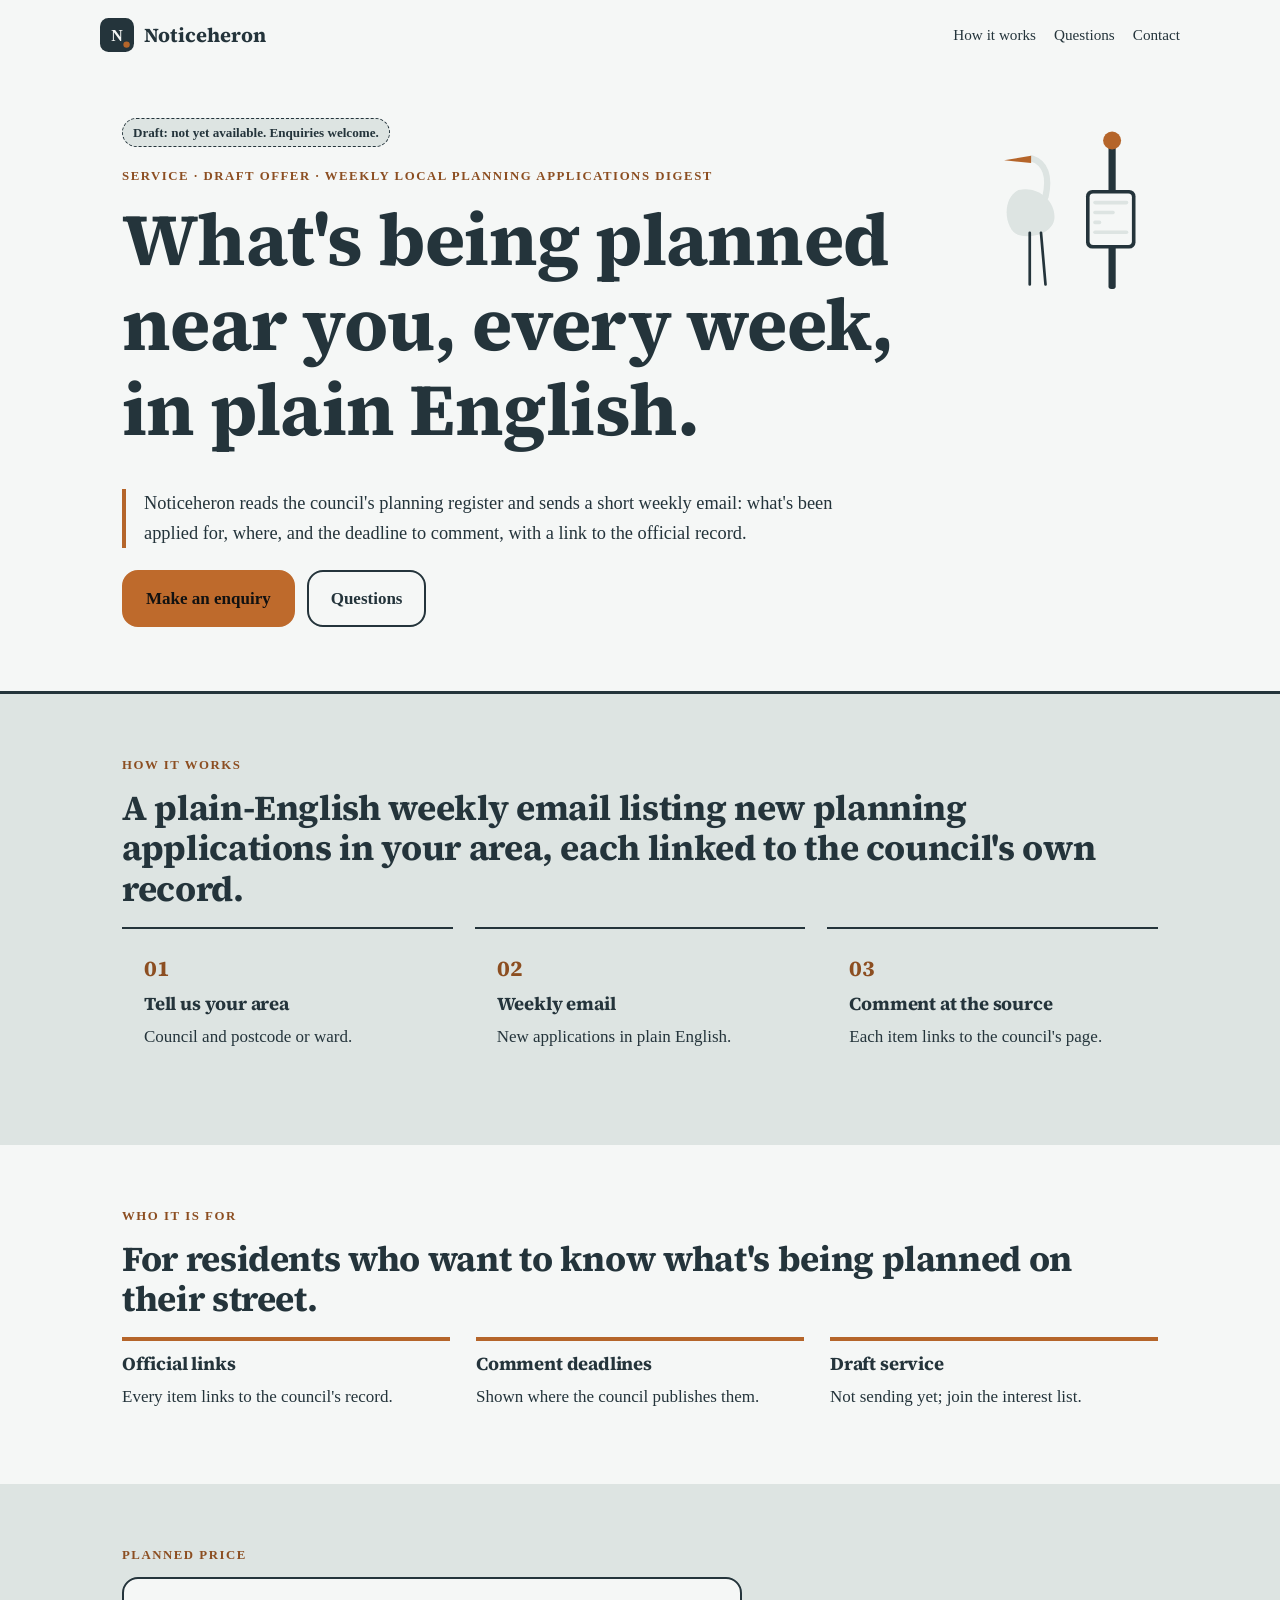
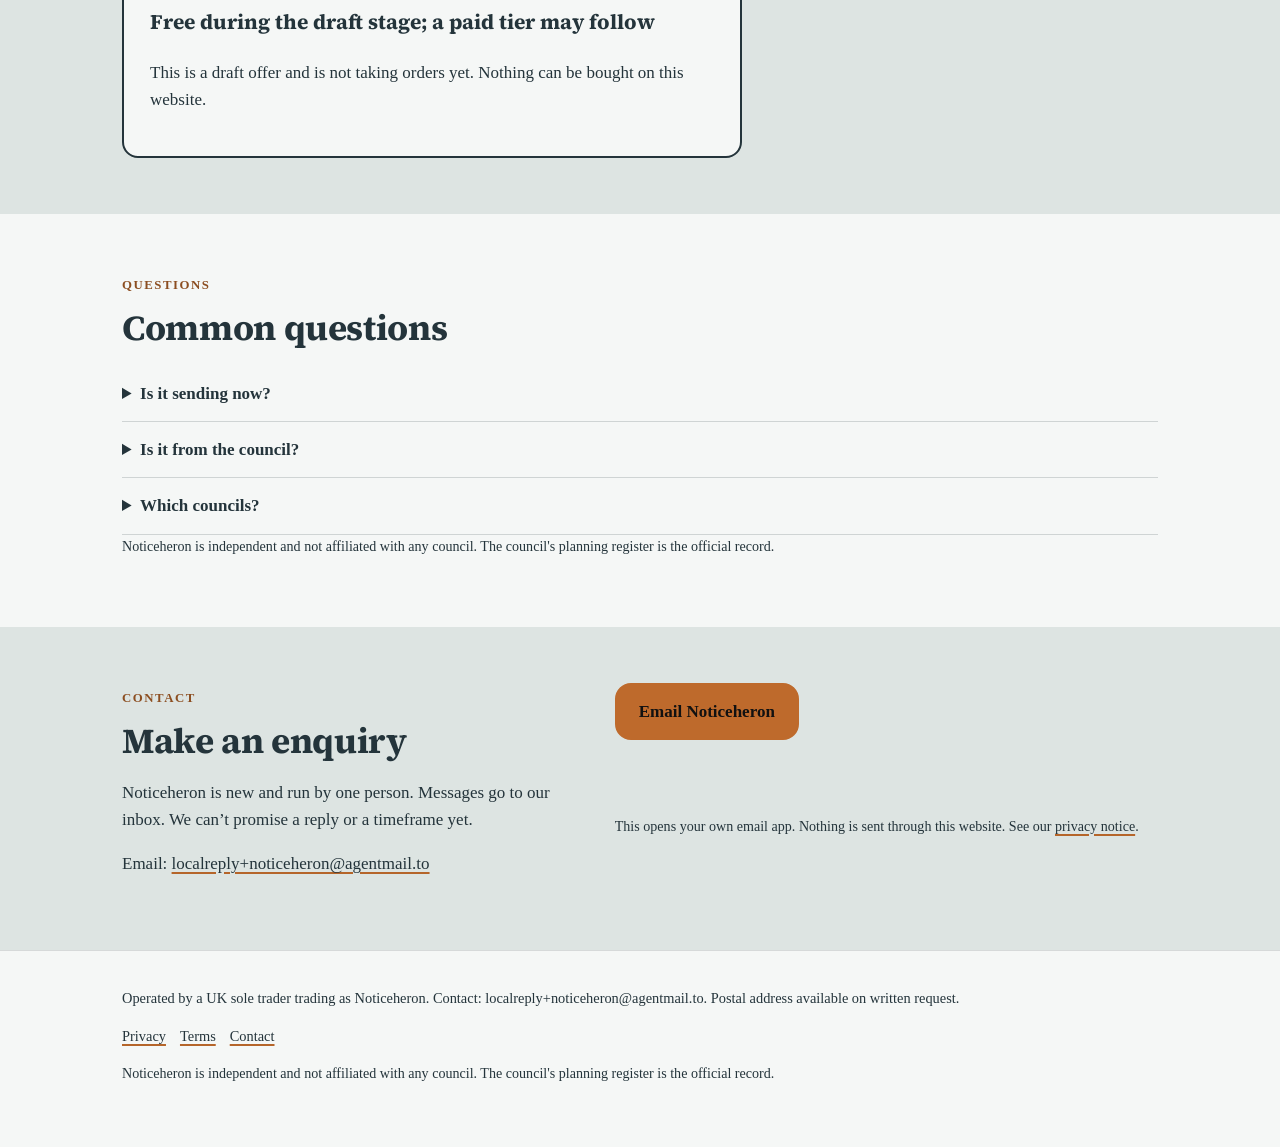
<file: index.html>
<!doctype html>
<html lang="en-GB">
<head>
<meta charset="utf-8">
<meta name="viewport" content="width=device-width, initial-scale=1">
<meta http-equiv="Content-Security-Policy" content="default-src 'self'; img-src 'self' data: https://localreplyloop.goatcounter.com; style-src 'self'; script-src 'self'; font-src 'self'; connect-src 'self'; form-action 'self'; base-uri 'self'; object-src 'none'">
<meta name="referrer" content="strict-origin-when-cross-origin">
<title>Noticeheron: What&#x27;s being planned near you, every week, in plain English</title>
<meta name="description" content="A plain-English weekly email listing new planning applications in your area, each linked to the council&#x27;s own record.">
<meta name="theme-color" content="#24343B">
<meta property="og:type" content="website"><meta property="og:title" content="Noticeheron: What&#x27;s being planned near you, every week, in plain English"><meta property="og:description" content="A plain-English weekly email listing new planning applications in your area, each linked to the council&#x27;s own record.">
<meta property="og:image" content="https://evanturner557-del.github.io/noticeheron/assets/og.png"><meta property="og:image:width" content="1200"><meta property="og:image:height" content="630">
<meta property="og:image:alt" content="Noticeheron: What&#x27;s being planned near you, every week, in plain English."><meta property="og:site_name" content="Noticeheron"><meta property="og:locale" content="en_GB">
<meta property="og:url" content="https://evanturner557-del.github.io/noticeheron/"><meta name="twitter:card" content="summary_large_image">
<link rel="canonical" href="https://evanturner557-del.github.io/noticeheron/">
<link rel="icon" href="assets/favicon.svg" type="image/svg+xml">
<link rel="stylesheet" href="assets/site.css">
<script src="assets/config.js"></script>
<script src="assets/analytics.js" defer></script>
<script src="_shared/kit.js" defer></script>
</head>
<body>
<a class="skip" href="#main">Skip to content</a>
<header><div class="wrap top"><a class="brand" href="./"><svg viewBox="0 0 64 64" aria-hidden="true" width="34" height="34"><rect width="64" height="64" rx="16" fill="#24343B"/><text x="32" y="43" text-anchor="middle" font-family="Georgia, serif" font-weight="700" font-size="30" fill="#F5F7F6">N</text><circle cx="50" cy="50" r="6" fill="#B5652A"/></svg>Noticeheron</a><nav aria-label="Primary"><a href="#how">How it works</a><a href="#faq">Questions</a><a href="#contact">Contact</a></nav></div></header>
<main id="main">
<section class="hero"><div class="wrap"><div class="art"><svg viewBox="0 0 400 400" aria-hidden="true" focusable="false" class="motif"><rect x="290" y="60" width="16" height="320" rx="6" fill="#24343B"/><circle cx="298" cy="50" r="20" fill="#B5652A"/><rect x="240" y="160" width="110" height="130" rx="14" fill="#24343B"/><rect x="248" y="168" width="94" height="114" rx="8" fill="#F5F7F6"/><rect x="256" y="184" width="78" height="8" rx="4" fill="#DDE4E2"/><rect x="256" y="206" width="48" height="8" rx="4" fill="#DDE4E2"/><rect x="256" y="228" width="18" height="8" rx="4" fill="#DDE4E2"/><rect x="256" y="250" width="78" height="8" rx="4" fill="#DDE4E2"/><path d="M90 160 c40 -10 80 20 80 60 c0 30 -40 50 -80 40 c-30 -10 -40 -80 0 -100z" fill="#DDE4E2"/><path d="M150 175 C 160 130 150 100 120 90" fill="none" stroke="#DDE4E2" stroke-width="14" stroke-linecap="round" stroke-linejoin="round"/><path d="M118 84 l-60 10 60 6z" fill="#B5652A"/><path d="M115 255 v115 M140 255 l10 115" fill="none" stroke="#24343B" stroke-width="6" stroke-linecap="round" stroke-linejoin="round"/></svg></div><span class="draft">Draft: not yet available. Enquiries welcome.</span><br><span class="eyebrow">Service · draft offer · Weekly local planning applications digest</span><h1>What&#x27;s being planned near you, every week, in plain English.</h1><p class="lede">Noticeheron reads the council&#x27;s planning register and sends a short weekly email: what&#x27;s been applied for, where, and the deadline to comment, with a link to the official record.</p><div class="ctas"><a class="btn" href="#contact" data-cta="hero">Make an enquiry</a><a class="btn ghost" href="#faq" data-cta="hero-secondary">Questions</a></div></div></section>
<section class="tint" id="how"><div class="wrap"><span class="eyebrow">How it works</span><h2>A plain-English weekly email listing new planning applications in your area, each linked to the council&#x27;s own record.</h2><div class="steps"><div class="step"><h3>Tell us your area</h3><p>Council and postcode or ward.</p></div><div class="step"><h3>Weekly email</h3><p>New applications in plain English.</p></div><div class="step"><h3>Comment at the source</h3><p>Each item links to the council&#x27;s page.</p></div></div></div></section>
<section><div class="wrap"><span class="eyebrow">Who it is for</span><h2>For residents who want to know what&#x27;s being planned on their street.</h2><div class="points"><div class="point"><h3>Official links</h3><p>Every item links to the council&#x27;s record.</p></div><div class="point"><h3>Comment deadlines</h3><p>Shown where the council publishes them.</p></div><div class="point"><h3>Draft service</h3><p>Not sending yet; join the interest list.</p></div></div></div></section>
<section class="tint" id="price"><div class="wrap"><span class="eyebrow">Planned price</span><div class="pricebox"><p class="price">Free during the draft stage; a paid tier may follow</p><p>This is a draft offer and is not taking orders yet. Nothing can be bought on this website.</p></div></div></section>
<section id="faq"><div class="wrap"><span class="eyebrow">Questions</span><h2>Common questions</h2><details><summary>Is it sending now?</summary><p>Not yet. It&#x27;s a draft. Join the interest list and we&#x27;ll tell you when your area starts.</p></details><details><summary>Is it from the council?</summary><p>No. We&#x27;re independent and link to official records.</p></details><details><summary>Which councils?</summary><p>Tell us yours; we&#x27;ll start where interest is.</p></details><p class="fine" style="margin-top:18px">Noticeheron is independent and not affiliated with any council. The council&#x27;s planning register is the official record.</p></div></section>
<section class="tint" id="contact"><div class="wrap contact-grid"><div><span class="eyebrow">Contact</span><h2>Make an enquiry</h2><p>Noticeheron is new and run by one person. Messages go to our inbox. We can’t promise a reply or a timeframe yet.</p><p>Email: <a href="mailto:localreply+noticeheron@agentmail.to">localreply+noticeheron@agentmail.to</a></p></div><div class="form contact-mail"><p><a class="btn" href="mailto:localreply+noticeheron@agentmail.to?subject=%5BNoticeheron%5D%20Enquiry" data-cta="enquire">Email Noticeheron</a></p><p class="hint">This opens your own email app. Nothing is sent through this website. See our <a href="privacy.html">privacy notice</a>.</p></div></div></section>
</main><footer><div class="wrap"><p>Operated by a UK sole trader trading as Noticeheron. Contact: localreply+noticeheron@agentmail.to. Postal address available on written request.</p>
<p><a href="privacy.html">Privacy</a><a href="terms.html">Terms</a><a href="./#contact">Contact</a></p>
<p class="fine">Noticeheron is independent and not affiliated with any council. The council&#x27;s planning register is the official record.</p></div></footer>
</body></html>
</file>
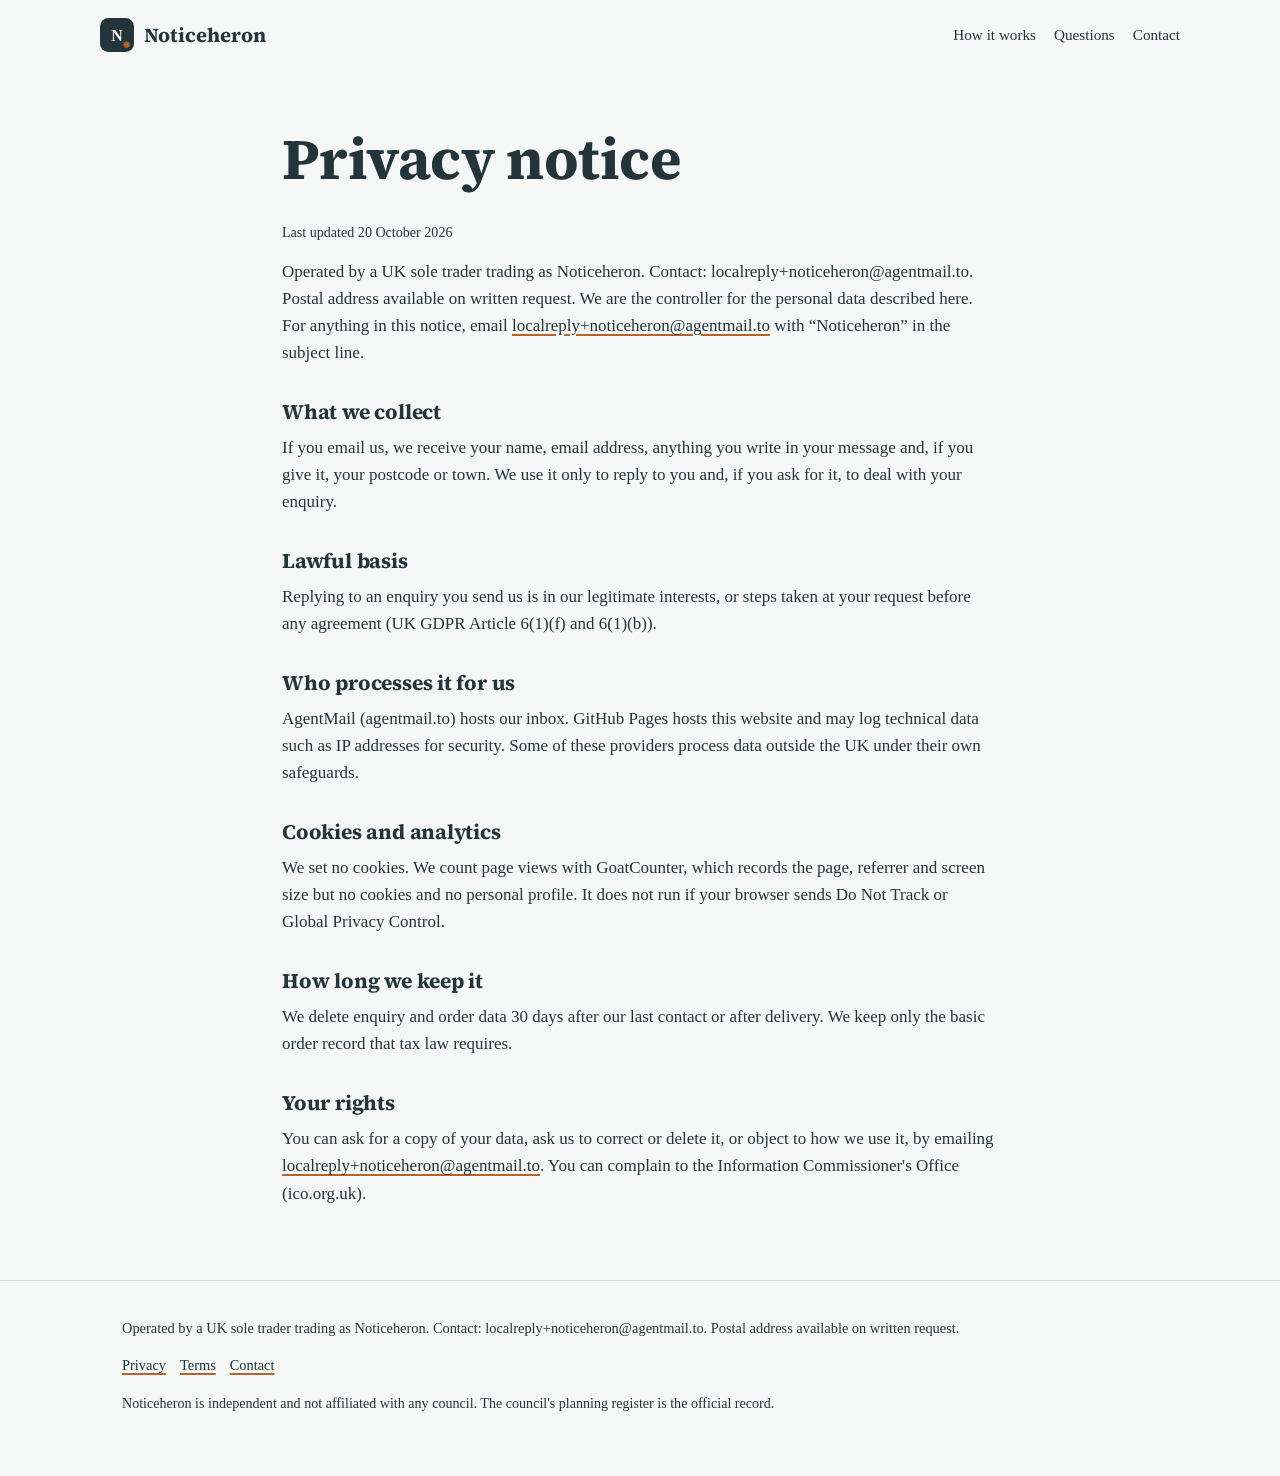
<file: privacy.html>
<!doctype html>
<html lang="en-GB">
<head>
<meta charset="utf-8">
<meta name="viewport" content="width=device-width, initial-scale=1">
<meta http-equiv="Content-Security-Policy" content="default-src 'self'; img-src 'self' data: https://localreplyloop.goatcounter.com; style-src 'self'; script-src 'self'; font-src 'self'; connect-src 'self'; form-action 'self'; base-uri 'self'; object-src 'none'">
<meta name="referrer" content="strict-origin-when-cross-origin">
<title>Privacy notice | Noticeheron</title>
<meta name="description" content="Privacy notice for Noticeheron.">
<meta name="theme-color" content="#24343B">
<meta property="og:type" content="website"><meta property="og:title" content="Privacy notice | Noticeheron"><meta property="og:description" content="Privacy notice for Noticeheron.">
<meta property="og:image" content="https://evanturner557-del.github.io/noticeheron/assets/og.png"><meta property="og:image:width" content="1200"><meta property="og:image:height" content="630">
<meta property="og:image:alt" content="Noticeheron: What&#x27;s being planned near you, every week, in plain English."><meta property="og:site_name" content="Noticeheron"><meta property="og:locale" content="en_GB">
<meta property="og:url" content="https://evanturner557-del.github.io/noticeheron/privacy.html"><meta name="twitter:card" content="summary_large_image">
<link rel="canonical" href="https://evanturner557-del.github.io/noticeheron/privacy.html">
<link rel="icon" href="assets/favicon.svg" type="image/svg+xml">
<link rel="stylesheet" href="assets/site.css">
<script src="assets/config.js"></script>
<script src="assets/analytics.js" defer></script>
<script src="_shared/kit.js" defer></script>
</head>
<body>
<a class="skip" href="#main">Skip to content</a>
<header><div class="wrap top"><a class="brand" href="./"><svg viewBox="0 0 64 64" aria-hidden="true" width="34" height="34"><rect width="64" height="64" rx="16" fill="#24343B"/><text x="32" y="43" text-anchor="middle" font-family="Georgia, serif" font-weight="700" font-size="30" fill="#F5F7F6">N</text><circle cx="50" cy="50" r="6" fill="#B5652A"/></svg>Noticeheron</a><nav aria-label="Primary"><a href="#how">How it works</a><a href="#faq">Questions</a><a href="#contact">Contact</a></nav></div></header><main id="main"><section><div class="wrap legal"><h1>Privacy notice</h1><p class="fine">Last updated 20 October 2026</p>
<p><span>Operated by a UK sole trader trading as Noticeheron. Contact: localreply+noticeheron@agentmail.to. Postal address available on written request.</span> We are the controller for the personal data described here. For anything in this notice, email <a href="mailto:localreply+noticeheron@agentmail.to">localreply+noticeheron@agentmail.to</a> with “Noticeheron” in the subject line.</p>
<h2>What we collect</h2><p>If you email us, we receive your name, email address, anything you write in your message and, if you give it, your postcode or town. We use it only to reply to you and, if you ask for it, to deal with your enquiry.</p>
<h2>Lawful basis</h2><p>Replying to an enquiry you send us is in our legitimate interests, or steps taken at your request before any agreement (UK GDPR Article 6(1)(f) and 6(1)(b)).</p>
<h2>Who processes it for us</h2><p>AgentMail (agentmail.to) hosts our inbox. GitHub Pages hosts this website and may log technical data such as IP addresses for security. Some of these providers process data outside the UK under their own safeguards.</p>
<h2>Cookies and analytics</h2><p>We set no cookies. We count page views with GoatCounter, which records the page, referrer and screen size but no cookies and no personal profile. It does not run if your browser sends Do Not Track or Global Privacy Control.</p>
<h2>How long we keep it</h2><p>We delete enquiry and order data 30 days after our last contact or after delivery. We keep only the basic order record that tax law requires.</p>
<h2>Your rights</h2><p>You can ask for a copy of your data, ask us to correct or delete it, or object to how we use it, by emailing <a href="mailto:localreply+noticeheron@agentmail.to">localreply+noticeheron@agentmail.to</a>. You can complain to the Information Commissioner's Office (ico.org.uk).</p></div></section></main><footer><div class="wrap"><p>Operated by a UK sole trader trading as Noticeheron. Contact: localreply+noticeheron@agentmail.to. Postal address available on written request.</p>
<p><a href="privacy.html">Privacy</a><a href="terms.html">Terms</a><a href="./#contact">Contact</a></p>
<p class="fine">Noticeheron is independent and not affiliated with any council. The council&#x27;s planning register is the official record.</p></div></footer>
</body></html>
</file>
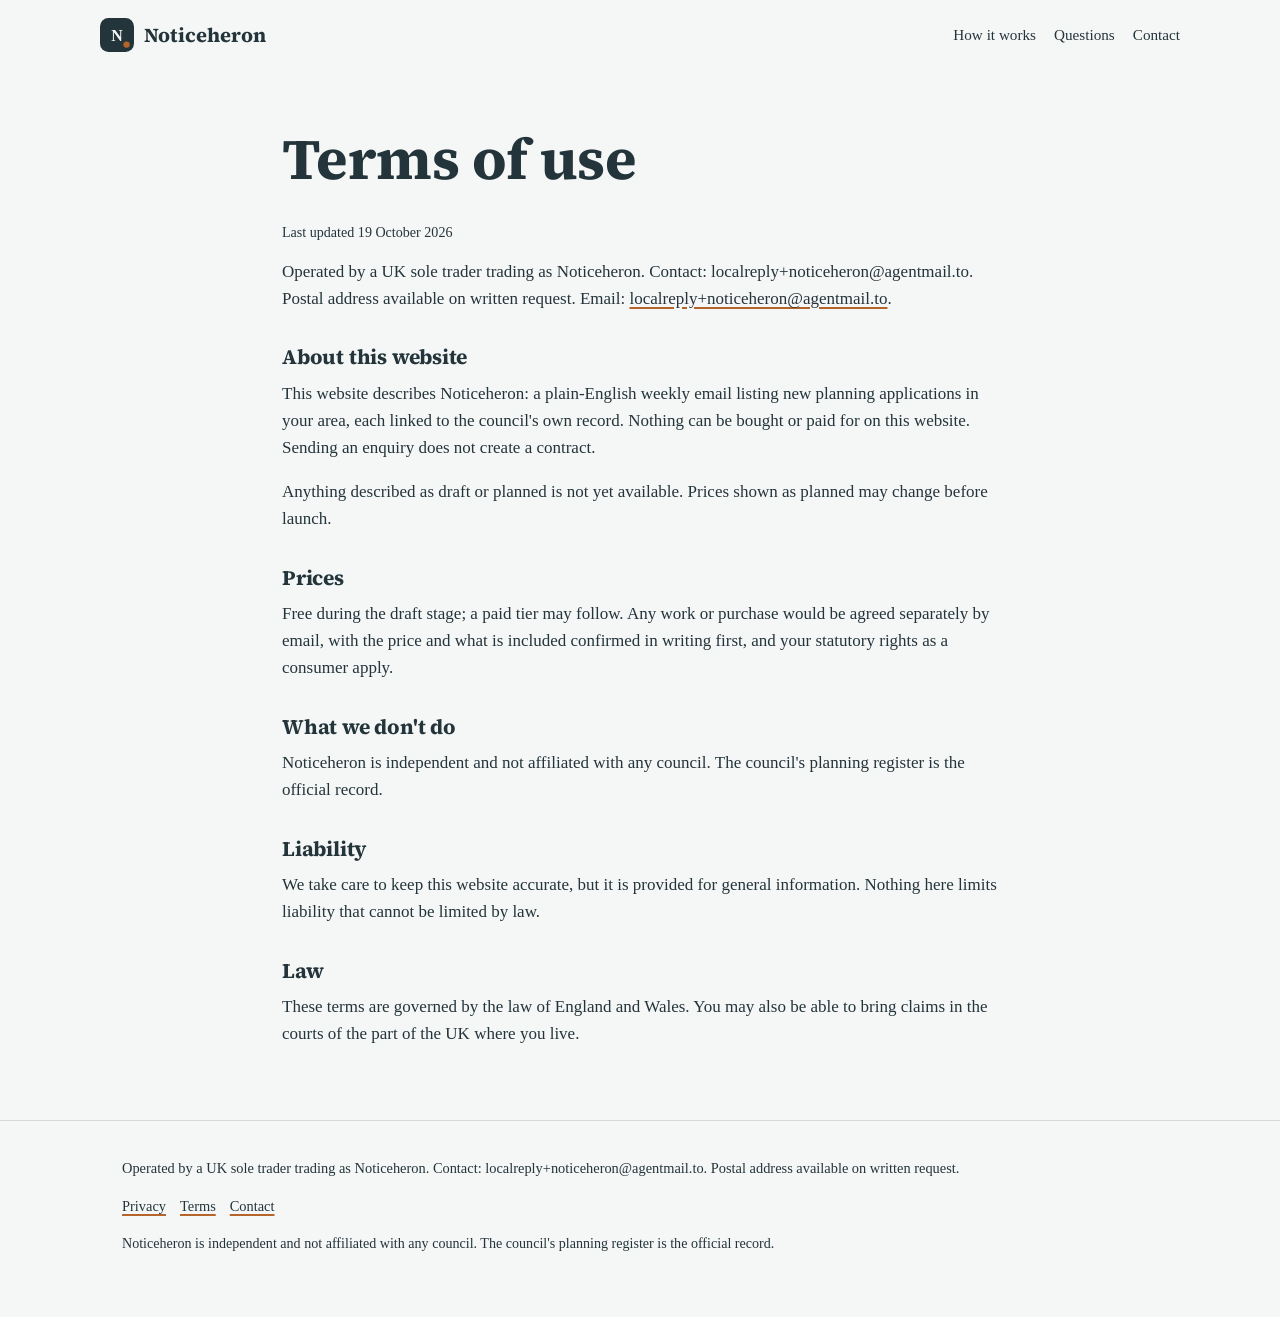
<file: terms.html>
<!doctype html>
<html lang="en-GB">
<head>
<meta charset="utf-8">
<meta name="viewport" content="width=device-width, initial-scale=1">
<meta http-equiv="Content-Security-Policy" content="default-src 'self'; img-src 'self' data: https://localreplyloop.goatcounter.com; style-src 'self'; script-src 'self'; font-src 'self'; connect-src 'self'; form-action 'self'; base-uri 'self'; object-src 'none'">
<meta name="referrer" content="strict-origin-when-cross-origin">
<title>Terms of use | Noticeheron</title>
<meta name="description" content="Terms of use for Noticeheron.">
<meta name="theme-color" content="#24343B">
<meta property="og:type" content="website"><meta property="og:title" content="Terms of use | Noticeheron"><meta property="og:description" content="Terms of use for Noticeheron.">
<meta property="og:image" content="https://evanturner557-del.github.io/noticeheron/assets/og.png"><meta property="og:image:width" content="1200"><meta property="og:image:height" content="630">
<meta property="og:image:alt" content="Noticeheron: What&#x27;s being planned near you, every week, in plain English."><meta property="og:site_name" content="Noticeheron"><meta property="og:locale" content="en_GB">
<meta property="og:url" content="https://evanturner557-del.github.io/noticeheron/terms.html"><meta name="twitter:card" content="summary_large_image">
<link rel="canonical" href="https://evanturner557-del.github.io/noticeheron/terms.html">
<link rel="icon" href="assets/favicon.svg" type="image/svg+xml">
<link rel="stylesheet" href="assets/site.css">
<script src="assets/config.js"></script>
<script src="assets/analytics.js" defer></script>
<script src="_shared/kit.js" defer></script>
</head>
<body>
<a class="skip" href="#main">Skip to content</a>
<header><div class="wrap top"><a class="brand" href="./"><svg viewBox="0 0 64 64" aria-hidden="true" width="34" height="34"><rect width="64" height="64" rx="16" fill="#24343B"/><text x="32" y="43" text-anchor="middle" font-family="Georgia, serif" font-weight="700" font-size="30" fill="#F5F7F6">N</text><circle cx="50" cy="50" r="6" fill="#B5652A"/></svg>Noticeheron</a><nav aria-label="Primary"><a href="#how">How it works</a><a href="#faq">Questions</a><a href="#contact">Contact</a></nav></div></header><main id="main"><section><div class="wrap legal"><h1>Terms of use</h1><p class="fine">Last updated 19 October 2026</p>
<p><span>Operated by a UK sole trader trading as Noticeheron. Contact: localreply+noticeheron@agentmail.to. Postal address available on written request.</span> Email: <a href="mailto:localreply+noticeheron@agentmail.to">localreply+noticeheron@agentmail.to</a>.</p>
<h2>About this website</h2><p>This website describes Noticeheron: a plain-English weekly email listing new planning applications in your area, each linked to the council&#x27;s own record. Nothing can be bought or paid for on this website. Sending an enquiry does not create a contract.</p><p>Anything described as draft or planned is not yet available. Prices shown as planned may change before launch.</p>
<h2>Prices</h2><p>Free during the draft stage; a paid tier may follow. Any work or purchase would be agreed separately by email, with the price and what is included confirmed  in writing first, and your statutory rights as a consumer apply.</p>
<h2>What we don't do</h2><p>Noticeheron is independent and not affiliated with any council. The council&#x27;s planning register is the official record.</p>
<h2>Liability</h2><p>We take care to keep this website accurate, but it is provided for general information. Nothing here limits liability that cannot be limited by law.</p>
<h2>Law</h2><p>These terms are governed by the law of England and Wales. You may also be able to bring claims in the courts of the part of the UK where you live.</p></div></section></main><footer><div class="wrap"><p>Operated by a UK sole trader trading as Noticeheron. Contact: localreply+noticeheron@agentmail.to. Postal address available on written request.</p>
<p><a href="privacy.html">Privacy</a><a href="terms.html">Terms</a><a href="./#contact">Contact</a></p>
<p class="fine">Noticeheron is independent and not affiliated with any council. The council&#x27;s planning register is the official record.</p></div></footer>
</body></html>
</file>
<file: assets/site.css>
@font-face{font-family:'Source Serif 4';font-weight:600;font-style:normal;font-display:swap;src:url(fonts/source-serif-4-latin-600-normal.woff2) format('woff2')}
@font-face{font-family:'Source Serif 4';font-weight:700;font-style:normal;font-display:swap;src:url(fonts/source-serif-4-latin-700-normal.woff2) format('woff2')}
:root{--ink:#24343B;--paper:#F5F7F6;--acc:#B5652A;--acc-text:#8C4E21;--on-acc:#111111;--acc-btn:#BE6A2C;--soft:#DDE4E2;--on-ink:#F5F7F6;--r:16px;--br:16px;--head:'Source Serif 4', Georgia, serif;--body:Georgia, serif}
*,*::before,*::after{box-sizing:border-box}html{scroll-behavior:smooth}@media (prefers-reduced-motion:reduce){html{scroll-behavior:auto}*{transition:none!important}}
body{margin:0;font-family:var(--body);color:var(--ink);background:var(--paper);line-height:1.6;font-size:17px;-webkit-font-smoothing:antialiased}
h1,h2,h3{font-family:var(--head);line-height:1.15;margin:0 0 .5em;letter-spacing:-.01em}h1{font-size:clamp(2.1rem,5vw,3.6rem)}h2{font-size:clamp(1.5rem,3vw,2.2rem)}h3{font-size:1.15rem}
p{margin:0 0 1em}a{color:var(--ink);text-decoration-color:var(--acc);text-underline-offset:3px;text-decoration-thickness:2px}
.wrap{max-width:1080px;margin:0 auto;padding:0 22px}.skip{position:absolute;left:-999px}.skip:focus{left:12px;top:12px;background:var(--ink);color:var(--on-ink);padding:8px 12px;z-index:9}
:focus-visible{outline:3px solid var(--acc);outline-offset:2px}
.top{display:flex;align-items:center;justify-content:space-between;padding:18px 0;gap:16px}.brand{display:flex;align-items:center;gap:10px;font-family:var(--head);font-weight:700;font-size:1.25rem;text-decoration:none}
.top nav a{margin-left:18px;font-size:.95rem;text-decoration:none}.top nav a:hover{text-decoration:underline}
.btn{display:inline-block;background:var(--acc-btn);color:var(--on-acc);padding:13px 22px;border-radius:var(--br);font-weight:600;text-decoration:none;border:2px solid var(--acc-btn);cursor:pointer;font:inherit;font-weight:600}
.btn:hover{filter:none;box-shadow:inset 0 0 0 2px currentColor}.btn.ghost{background:transparent;color:var(--ink);border-color:var(--ink)}
.eyebrow{display:inline-block;font-size:.8rem;letter-spacing:.12em;text-transform:uppercase;font-weight:600;color:var(--acc-text);margin-bottom:12px}
.hero{padding:48px 0 64px}.hero .lede{font-size:1.15rem;max-width:40em}.ctas{display:flex;gap:12px;flex-wrap:wrap;margin-top:22px}
.motif{width:100%;height:auto;max-width:420px;display:block}.art{margin:0}
.draft{display:inline-block;background:var(--soft);border:1px dashed var(--ink);padding:3px 10px;border-radius:999px;font-size:.82rem;font-weight:600;margin-bottom:14px}
section{padding:56px 0}.tint{background:var(--soft)}
.steps{display:grid;grid-template-columns:repeat(auto-fit,minmax(220px,1fr));gap:22px;counter-reset:s}
.step{padding:22px;border-radius:var(--r);background:var(--paper);border:1px solid color-mix(in srgb,var(--ink) 14%,transparent)}
.step::before{counter-increment:s;content:"0" counter(s);font-family:var(--head);font-weight:700;color:var(--acc-text);display:block;font-size:1.4rem;margin-bottom:6px}
.points{display:grid;grid-template-columns:repeat(auto-fit,minmax(240px,1fr));gap:26px}.point h3{border-top:4px solid var(--acc);padding-top:12px}
.price{font-family:var(--head);font-size:1.3rem;font-weight:700}.pricebox{border:2px solid var(--ink);border-radius:var(--r);padding:26px;max-width:620px;background:var(--paper)}
details{border-bottom:1px solid color-mix(in srgb,var(--ink) 18%,transparent);padding:14px 0}summary{cursor:pointer;font-weight:600}details p{margin-top:10px}
.form{display:grid;gap:14px;max-width:620px}.form label{font-weight:600;font-size:.95rem;display:block;margin-bottom:4px}
.form input,.form textarea,.form select{width:100%;padding:12px;border:1.5px solid color-mix(in srgb,var(--ink) 40%,transparent);border-radius:calc(var(--r)/2);font:inherit;background:#fff;color:#111}
.form textarea{min-height:120px}.hint,.fine{font-size:.88rem}.form-status{font-weight:600}
.contact-grid{display:grid;grid-template-columns:1fr 1.2fr;gap:40px}@media(max-width:800px){.contact-grid{grid-template-columns:1fr}.top nav a:not([href="#contact"]){display:none}.top nav a{margin-left:0;padding:10px 0;font-weight:600}}
footer{padding:36px 0 48px;font-size:.9rem;border-top:1px solid color-mix(in srgb,var(--ink) 15%,transparent)}footer a{margin-right:14px}
.tool{background:var(--paper);border:2px solid var(--ink);border-radius:var(--r);padding:26px;max-width:640px}.tool .row{display:grid;grid-template-columns:1fr 140px;gap:12px;align-items:center;margin-bottom:10px}
.tool input[type=number]{padding:10px;border:1.5px solid var(--ink);border-radius:8px;font:inherit;width:100%}.result{margin-top:16px;padding:16px;background:var(--soft);border-radius:calc(var(--r)/2);min-height:3em}
.check h3{margin-top:18px}.check label{display:flex;gap:10px;align-items:flex-start;padding:6px 0}.check input{width:20px;height:20px;accent-color:var(--acc)}
.legal{max-width:760px}.legal h2{font-size:1.3rem;margin-top:1.6em}
.hero h1{font-size:clamp(2.4rem,6.5vw,4.6rem);max-width:13em}.hero{border-bottom:3px solid var(--ink)}.hero .art{float:right;width:180px;margin:0 0 20px 30px}.hero .lede{border-left:4px solid var(--acc);padding-left:18px}.step{border:none;border-top:2px solid var(--ink);border-radius:0;background:none}
</file>
